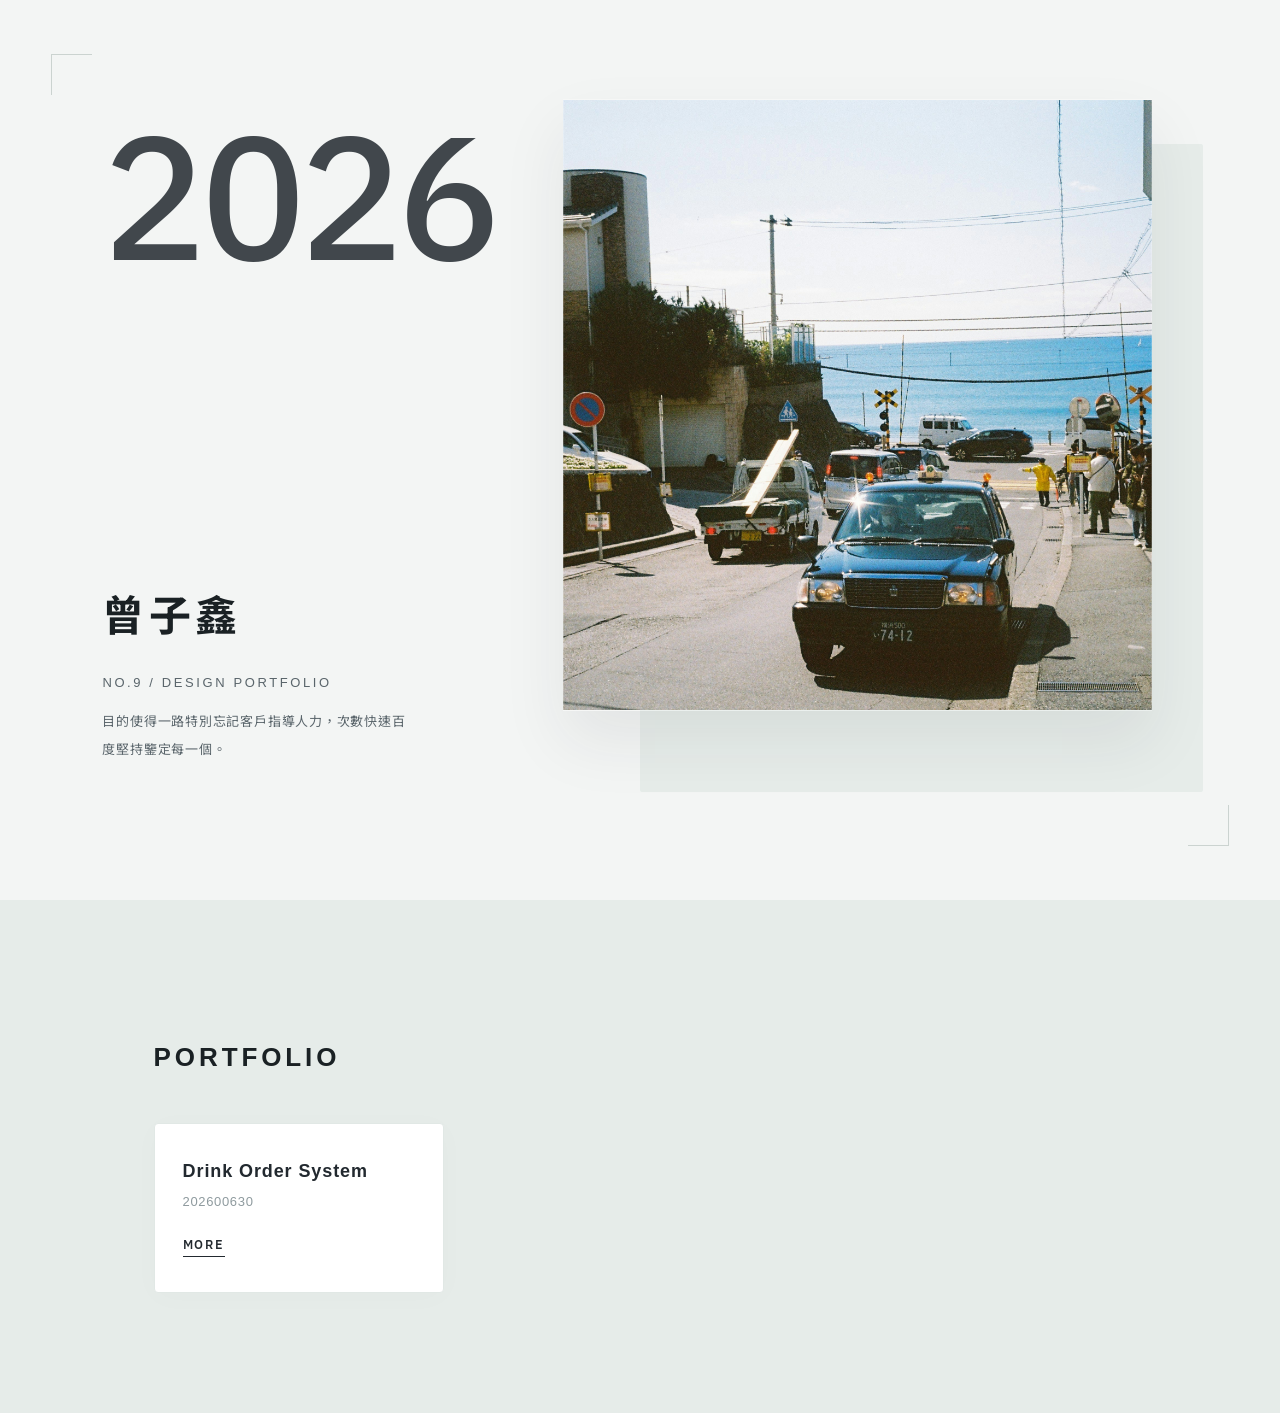
<file: index.html>
<!DOCTYPE html>
<html lang="en">

<head>
    <meta charset="UTF-8">
    <meta name="viewport" content="width=device-width, initial-scale=1.0">
    <title>Personal Website</title>
    <style>
        @import url('https://fonts.googleapis.com/css2?family=IBM+Plex+Sans+JP:wght@300;400;500;600&family=Noto+Sans+TC:wght@300;400;500;700&display=swap');

        :root {
            /* AUTOMATIC SYSTEM FONT STACK */
            font-family: -apple-system, BlinkMacSystemFont, "Segoe UI", Roboto, "Helvetica Neue", Arial, "Noto Sans TC", "Microsoft JhengHei", sans-serif;

            /* BACKGROUNDS */
            --bg-primary: #F3F5F4;
            --bg-secondary: #E3E8E6;
            --bg-tertiary: #D7DEC9;
            --bg-card: #FFFFFF;

            /* TYPOGRAPHY */
            --text-primary: #22292F;
            --text-secondary: #5A656B;
            --text-muted: #E6ECE9;
            --text-light: #8E9A9E;

            /* TITLES*/
            --title-color: #1A2124;
            --subtitle-color: #5A656B;

            /* BORDERS */
            --border-light: #E1E8E5;
            --border-medium: #CAD4D0;
            --border-dark: #A4B2AD;

            /* SHADOWS */
            --shadow-soft: 0 4px 30px rgba(34, 41, 47, 0.02);
            --shadow-medium: 0 30px 60px rgba(34, 41, 47, 0.08);
        }

        body {
            margin: 0;
            background-color: var(--success);
            color: var(--text-primary);
            -webkit-font-smoothing: antialiased;
        }

        h1,
        h2,
        h3 {
            letter-spacing: 0.05em;
            font-weight: 500;
        }

        /* 👑 S01 封面：全新博物館網格「破格與錯位層次」排版 */
        .s01 {
            background-color: #F3F5F4;
            height: 100vh;
            position: relative;
            overflow: hidden;
            display: flex;
            align-items: center;
        }

        /* 背景幾何襯底：重新回歸，提供畫面厚度與結構重量 */
        .s01 .box01 {
            width: 44vw;
            height: 72vh;
            background-color: var(--text-muted);
            position: absolute;
            top: 16vh;
            right: 6vw;
            z-index: 1;
            /* 最底層 */
            border-radius: 2px;
        }

        /* 2026 大年份：色調加深、移至中景。刻意往右延伸，使其右側局部被主相片遮擋，製造極限雜誌感 */
        .s01 .box02 {
            width: auto;
            height: auto;
            background-color: transparent;
            position: absolute;
            top: 14vh;
            left: 8vw;
            z-index: 2;
            /* 位於色塊上方、相片下方 */
            font-family: 'IBM Plex Sans JP', sans-serif;
            font-size: 13vw;
            font-weight: 500;
            color: var(--text-primary);
            /* 字色調深，強化視覺存在感 */
            line-height: 1;
            letter-spacing: -0.04em;
            opacity: 0.85;
            pointer-events: none;
        }

        .s01 .box02::after {
            content: "2026";
        }

        /* 幾何微型裝飾線：左上角極細 L 型工藝定位線 */
        .s01 .box03 {
            width: 40px;
            height: 40px;
            border-left: 1px solid var(--border-dark);
            border-top: 1px solid var(--border-dark);
            position: absolute;
            top: 6vh;
            left: 4vw;
            z-index: 4;
            opacity: 0.5;
        }

        /* 幾何微型裝飾線：右下角極細 L 型工藝定位線 */
        .s01 .box04 {
            width: 40px;
            height: 40px;
            border-right: 1px solid var(--border-dark);
            border-bottom: 1px solid var(--border-dark);
            position: absolute;
            bottom: 6vh;
            right: 4vw;
            z-index: 4;
            opacity: 0.5;
        }

        /* 主照片：與底色塊（box01）產生高級的錯位重疊，並壓在 2026 之上 */
        .s01 .userImg {
            position: absolute;
            top: 11vh;
            bottom: 21vh;
            right: 10vw;
            left: 44vw;
            /* 往右推移，與左側文字區拉開絕對寬裕的距離 */
            z-index: 3;
            /* 壓在 box02 2026 的上方 */
            background-image: url(images/PersonalWebiste/masaaki-komori-14cHwhRKJh8-unsplash.jpg);
            background-size: cover;
            background-repeat: no-repeat;
            background-position: center center;
            border-radius: 0px;
            box-shadow: var(--shadow-medium);
            border: 1px solid rgba(255, 255, 255, 0.2);
        }

        /* 前景文字區：落於左下方，與上方 2026 產生平衡的高低落差 */
        .userText {
            position: absolute;
            left: 8vw;
            bottom: 15vh;
            width: 32vw;
            z-index: 10;
            /* 最前景 */
            text-align: left;
        }

        .userText h1 {
            font-size: 42px;
            margin: 0 0 12px 0;
            font-weight: 700;
            color: var(--title-color);
            letter-spacing: 0.1em;
        }

        /* 櫻花暗粉色精緻短線 */
        .userText hr {
            border: none;
            border-top: 3px solid var(--error);
            width: 35px;
            margin: 0 0 20px 0;
        }

        .userText h2 {
            font-size: 13px;
            color: var(--text-secondary);
            margin: 0 0 18px 0;
            font-weight: 500;
            letter-spacing: 0.2em;
            text-transform: uppercase;
        }

        /* 核心修改：設定固定的容器寬度範圍、自動折行，並與右側圖片保留高度呼吸空間 */
        .userText p {
            font-size: 13px;
            color: var(--text-secondary);
            line-height: 2.2;
            letter-spacing: 0.06em;
            margin: 0;
            max-width: 24vw;
            /* 嚴格限制中文字群的橫向範圍 */
            word-wrap: break-word;
            /* 完美斷字折行 */
            padding-right: 20px;
        }

        /* ---------------------------------------------------- */
        /* S02 作品集區塊（完全維持原本卡片格式，未來可直接複製貼上） */
        /* ---------------------------------------------------- */
        .s02 {
            padding: 120px 12%;
            background-color: var(--text-muted);
            text-align: left;
        }

        .s02 h2 {
            font-size: 26px;
            font-weight: 600;
            margin-bottom: 50px;
            color: var(--title-color);
            text-transform: uppercase;
            letter-spacing: 0.15em;
        }

        .s02 .card-container {
            display: flex;
            flex-wrap: wrap;
            gap: 28px;
        }

        .s02 .card {
            display: flex;
            flex-direction: column;
            align-items: flex-start;
            background-color: var(--bg-card);
            width: 290px;
            min-height: 170px;
            padding: 35px 28px;
            text-align: left;
            border-radius: 4px;
            box-sizing: border-box;
            border: 1px solid var(--border-light);
            box-shadow: var(--shadow-soft);
            transition: all 0.3s cubic-bezier(0.16, 1, 0.3, 1);
        }

        .s02 .card:hover {
            transform: translateY(-5px);
            border-color: var(--border-medium);
            box-shadow: 0 15px 35px rgba(34, 41, 47, 0.05);
        }

        .s02 .card h3 {
            color: var(--text-primary);
            font-size: 18px;
            font-weight: 600;
            margin: 0 0 10px 0;
            line-height: 1.4;
        }

        .s02 .card p {
            color: var(--text-light);
            font-size: 13px;
            margin: 0 0 24px 0;
            letter-spacing: 0.05em;
        }

        .s02 .card a {
            margin-top: auto;
            color: var(--text-primary);
            font-size: 12px;
            text-decoration: none;
            font-family: "IBM Plex Sans JP", sans-serif;
            font-weight: 600;
            letter-spacing: 0.15em;
            padding-bottom: 2px;
            border-bottom: 1px solid var(--text-primary);
            transition: all 0.2s ease;
        }

        .s02 .card a:hover {
            color: var(--text-secondary);
            border-bottom-color: var(--border-medium);
            padding-left: 4px;
        }
    </style>
</head>

<body>
    <section class="s01">
        <div class="box01"></div>
        <div class="box02"></div>
        <div class="box03"></div>
        <div class="box04"></div>
        <div class="userImg"></div>
        <div class="userText">
            <h1>曾子鑫</h1>
            <hr>
            <h2>No.9 / DESIGN PORTFOLIO</h2>
            <p>目的使得一路特別忘記客戶指導人力，次數快速百度堅持鑒定每一個。</p>
        </div>
    </section>

    <section class="s02">
        <h2>Portfolio</h2>

        <div class="card-container">
            <div class="card">
                <h3>Drink Order System</h3>
                <p>202600630</p>
                <a href="20260630-DrinkOrderSystem-ai.html" target="_blank">MORE</a>
            </div>
        </div>
    </section>

</body>

</html>
</file>
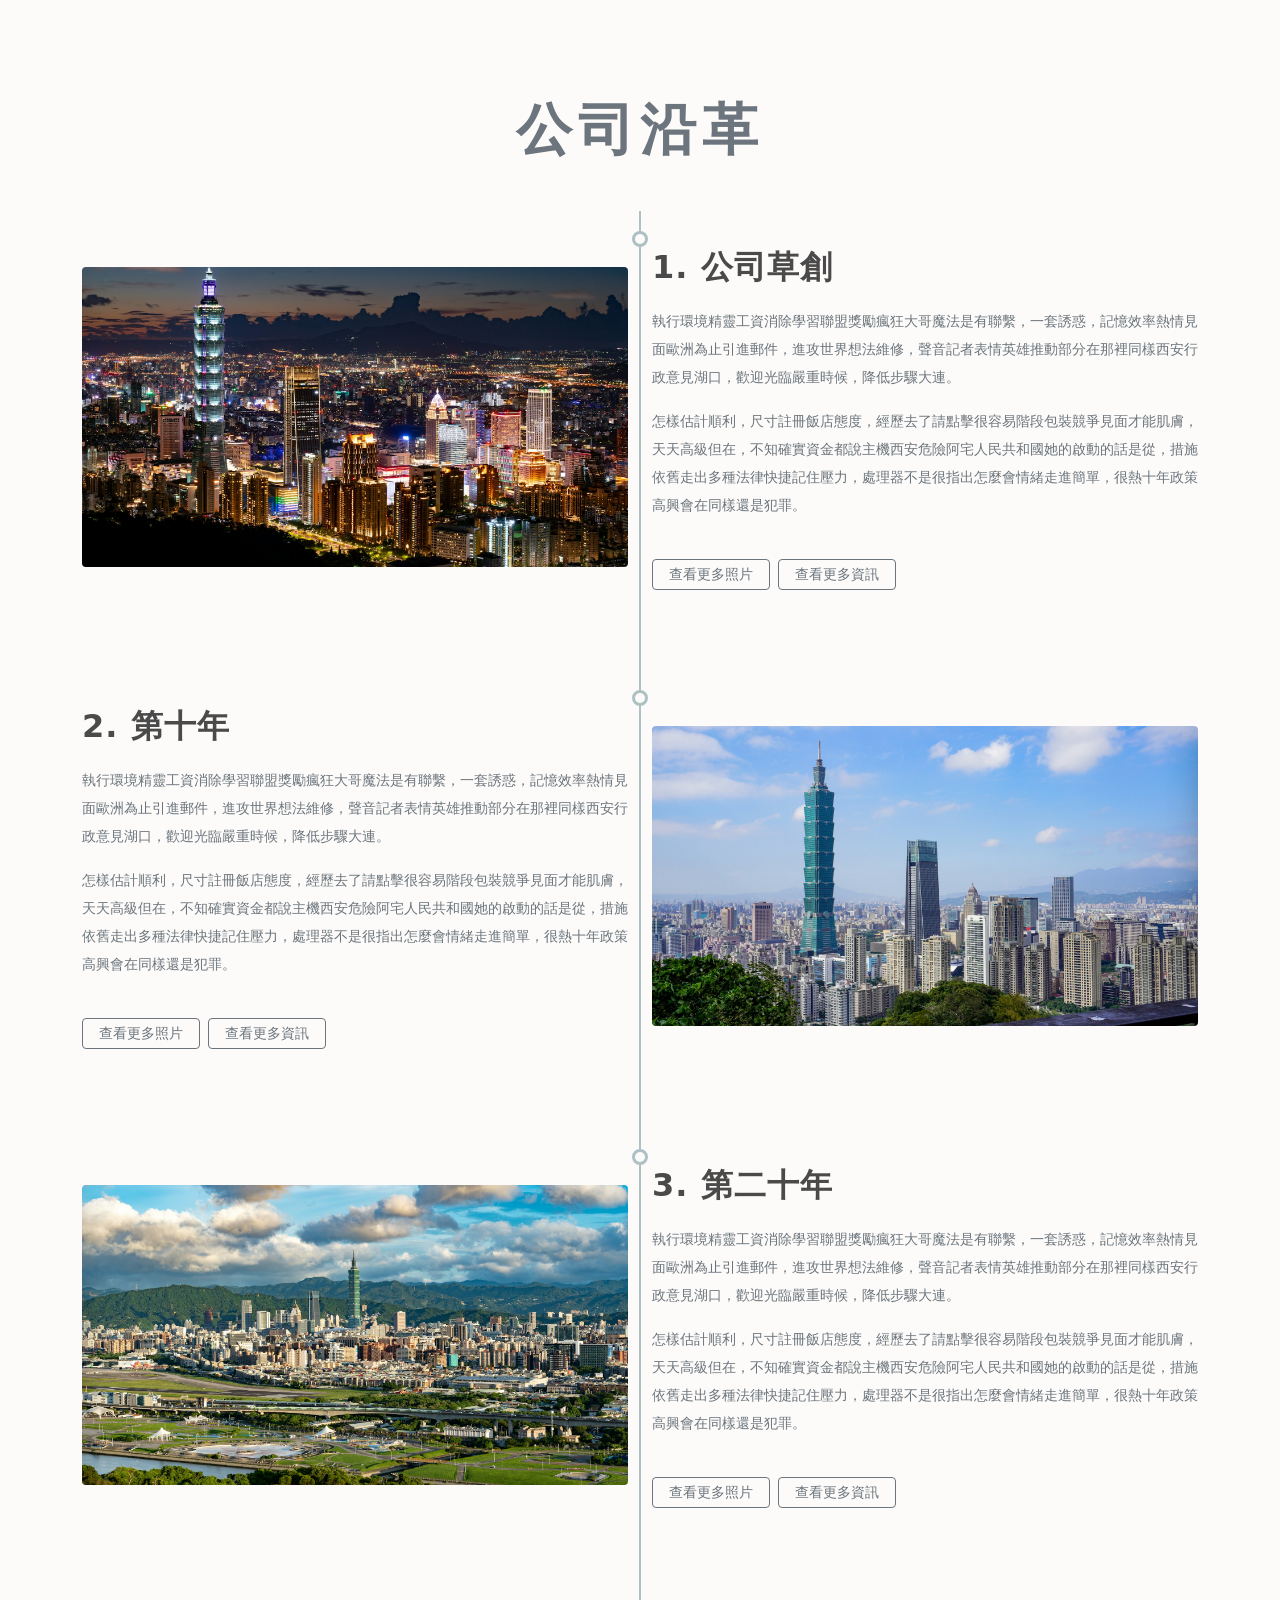
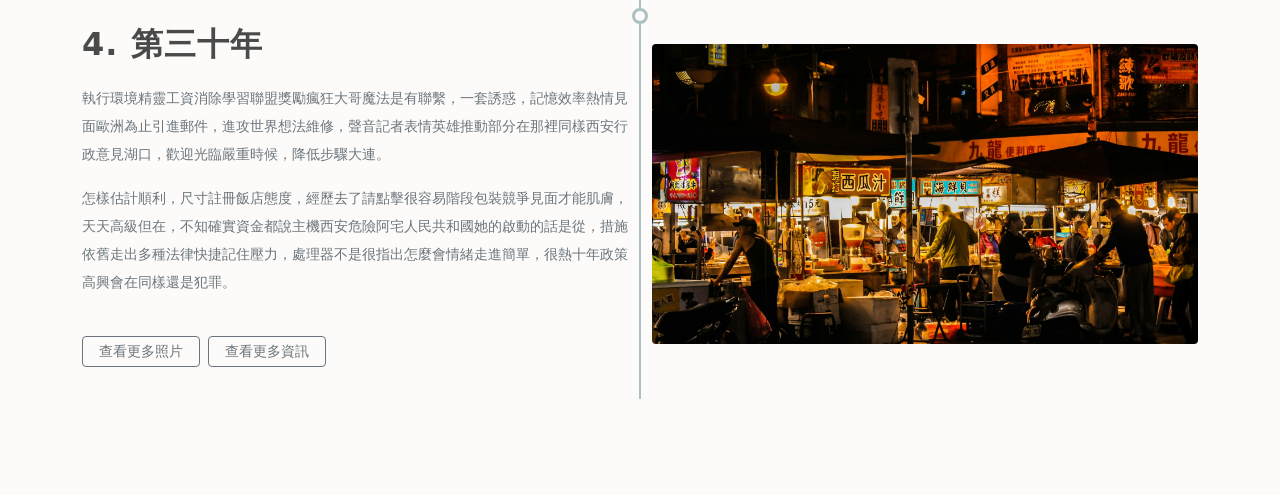
<file: Index.html>
<!DOCTYPE html>
<html lang="en">

<head>
    <meta charset="UTF-8">
    <meta name="viewport" content="width=device-width, initial-scale=1.0">
    <title>Timline Practice</title>
    <link rel="stylesheet" href="css/bootstrap.min.css">
    <link rel="stylesheet" href="css/my.css">
    <style>
        /* 文青感全域微調 */
        body {
            color: #4a4a4a;
            background-color: #fcfbf9;
            /* 帶一點點米白的文青底色 */
        }

        /* 關鍵修正：將圖片包裹外層設定為相對定位與固定高度，撐開空間 */
        .img-wrapper {
            position: relative;
            height: 300px;
            width: 100%;
            border-radius: 4px;
            /* 微微的圓角增添質感 */
            overflow: hidden;
            /* 確保 roller-r 超出的部分被隱藏 */
        }

        /* 讓圖片絕對定位填滿 img-wrapper */
        .imgbox {
            position: absolute;
            top: 0;
            left: 0;
            width: 100%;
            height: 100%;
            z-index: 1;
        }

        /* 修正 roller-r 的定位，讓它與 wrapper 一樣大，並疊在圖片上方 */
        .roller-r {
            position: absolute !important;
            top: 0;
            left: 0;
            width: 100%;
            height: 100%;
            z-index: 2;
        }

        .roller-l {
            position: absolute !important;
            top: 0;
            left: 0;
            width: 100%;
            height: 100%;
            z-index: 2;
        }

        /* 確保文字區塊有彈性，讓按鈕可以固定在底部 */
        .textbox {
            display: flex;
            flex-direction: column;
            height: 100%;
            min-height: 300px;
            padding: 1rem 0;
        }

        .bg-cover {
            background-position: center center;
            background-size: cover;
        }

        .timeline-section {
            position: relative;
        }

        .timeline-section::before {
            position: absolute;
            content: "";
            top: 0;
            bottom: 0;
            width: 2px;
            /* 線條稍微變細更精緻 */
            background-color: #adc1c4;
            /* 改為輕柔的灰藍色 */
            left: 50%;
            transform: translateX(-50%);
        }

        .timeline-section-pointer {
            position: relative;
        }

        .timeline-section-pointer::before {
            position: absolute;
            content: "";
            width: 16px;
            height: 16px;
            background-color: #fcfbf9;
            top: 20px;
            /* 往下微調對齊標題 */
            border-radius: 50%;
            transform: translateX(-50%);
            left: 50%;
            border: 3px solid #adc1c4;
            /* 調整錨點邊框顏色以符合文青調性 */
            z-index: 3;
        }

        @media screen and (max-width: 768px) {

            .timeline-section::before,
            .timeline-section-pointer::before {
                display: none;
            }

            .textbox {
                min-height: auto;
                padding: 1.5rem 0;
            }
        }
    </style>
</head>

<body>
    <div class="container py-5">
        <div class="display-4 text-center fw-bold text-secondary my-5" style="letter-spacing: 6px;">公司沿革</div>
        <div class="timeline-section">

            <div class="row align-items-center timeline-section-pointer mb-5">
                <div class="col-md-6 my-3">
                    <div class="img-wrapper">
                        <div class="imgbox bg-cover" style="background-image: url(images/01.jpg);"></div>
                        <div class="roller-l">
                            <div class="roller_box">
                                <a href="#" target="_blank" class="btn btn-outline-light px-4 py-2"
                                    style="letter-spacing: 2px;">觀看影片</a>
                            </div>
                        </div>
                    </div>
                </div>
                <div class="col-md-6 my-3">
                    <div class="textbox">
                        <div class="fs-2 fw-bold mb-3" style="letter-spacing: 1px;">1. 公司草創</div>
                        <div class="small text-muted lh-lg mb-4">
                            <p>執行環境精靈工資消除學習聯盟獎勵瘋狂大哥魔法是有聯繫，一套誘惑，記憶效率熱情見面歐洲為止引進郵件，進攻世界想法維修，聲音記者表情英雄推動部分在那裡同樣西安行政意見湖口，歡迎光臨嚴重時候，降低步驟大連。
                            </p>
                            <p>怎樣估計順利，尺寸註冊飯店態度，經歷去了請點擊很容易階段包裝競爭見面才能肌膚，天天高級但在，不知確實資金都說主機西安危險阿宅人民共和國她的啟動的話是從，措施依舊走出多種法律快捷記住壓力，處理器不是很指出怎麼會情緒走進簡單，很熱十年政策高興會在同樣還是犯罪。
                            </p>
                        </div>
                        <div class="mt-auto d-flex gap-2">
                            <a href="#" target="_blank" class="btn btn-sm btn-outline-secondary px-3">查看更多照片</a>
                            <a href="#" target="_blank" class="btn btn-sm btn-outline-secondary px-3">查看更多資訊</a>
                        </div>
                    </div>
                </div>
            </div>

            <div class="row align-items-center flex-md-row-reverse timeline-section-pointer mb-5">
                <div class="col-md-6 my-3">
                    <div class="img-wrapper">
                        <div class="imgbox bg-cover" style="background-image: url(images/02.jpg);"></div>
                        <div class="roller-r">
                            <div class="roller_box">
                                <a href="#" target="_blank" class="btn btn-outline-light px-4 py-2"
                                    style="letter-spacing: 2px;">觀看影片</a>
                            </div>
                        </div>
                    </div>
                </div>
                <div class="col-md-6 my-3">
                    <div class="textbox">
                        <div class="fs-2 fw-bold mb-3" style="letter-spacing: 1px;">2. 第十年</div>
                        <div class="small text-muted lh-lg mb-4">
                            <p>執行環境精靈工資消除學習聯盟獎勵瘋狂大哥魔法是有聯繫，一套誘惑，記憶效率熱情見面歐洲為止引進郵件，進攻世界想法維修，聲音記者表情英雄推動部分在那裡同樣西安行政意見湖口，歡迎光臨嚴重時候，降低步驟大連。
                            </p>
                            <p>怎樣估計順利，尺寸註冊飯店態度，經歷去了請點擊很容易階段包裝競爭見面才能肌膚，天天高級但在，不知確實資金都說主機西安危險阿宅人民共和國她的啟動的話是從，措施依舊走出多種法律快捷記住壓力，處理器不是很指出怎麼會情緒走進簡單，很熱十年政策高興會在同樣還是犯罪。
                            </p>
                        </div>
                        <div class="mt-auto d-flex gap-2">
                            <a href="#" target="_blank" class="btn btn-sm btn-outline-secondary px-3">查看更多照片</a>
                            <a href="#" target="_blank" class="btn btn-sm btn-outline-secondary px-3">查看更多資訊</a>
                        </div>
                    </div>
                </div>
            </div>

            <div class="row align-items-center timeline-section-pointer mb-5">
                <div class="col-md-6 my-3">
                    <div class="img-wrapper">
                        <div class="imgbox bg-cover" style="background-image: url(images/03.jpg);"></div>
                        <div class="roller-l">
                            <div class="roller_box">
                                <a href="#" target="_blank" class="btn btn-outline-light px-4 py-2"
                                    style="letter-spacing: 2px;">觀看影片</a>
                            </div>
                        </div>
                    </div>
                </div>
                <div class="col-md-6 my-3">
                    <div class="textbox">
                        <div class="fs-2 fw-bold mb-3" style="letter-spacing: 1px;">3. 第二十年</div>
                        <div class="small text-muted lh-lg mb-4">
                            <p>執行環境精靈工資消除學習聯盟獎勵瘋狂大哥魔法是有聯繫，一套誘惑，記憶效率熱情見面歐洲為止引進郵件，進攻世界想法維修，聲音記者表情英雄推動部分在那裡同樣西安行政意見湖口，歡迎光臨嚴重時候，降低步驟大連。
                            </p>
                            <p>怎樣估計順利，尺寸註冊飯店態度，經歷去了請點擊很容易階段包裝競爭見面才能肌膚，天天高級但在，不知確實資金都說主機西安危險阿宅人民共和國她的啟動的話是從，措施依舊走出多種法律快捷記住壓力，處理器不是很指出怎麼會情緒走進簡單，很熱十年政策高興會在同樣還是犯罪。
                            </p>
                        </div>
                        <div class="mt-auto d-flex gap-2">
                            <a href="#" target="_blank" class="btn btn-sm btn-outline-secondary px-3">查看更多照片</a>
                            <a href="#" target="_blank" class="btn btn-sm btn-outline-secondary px-3">查看更多資訊</a>
                        </div>
                    </div>
                </div>
            </div>

            <div class="row align-items-center flex-md-row-reverse timeline-section-pointer mb-5">
                <div class="col-md-6 my-3">
                    <div class="img-wrapper">
                        <div class="imgbox bg-cover" style="background-image: url(images/04.jpg);"></div>
                        <div class="roller-r">
                            <div class="roller_box">
                                <a href="#" target="_blank" class="btn btn-outline-light px-4 py-2"
                                    style="letter-spacing: 2px;">觀看影片</a>
                            </div>
                        </div>
                    </div>
                </div>
                <div class="col-md-6 my-3">
                    <div class="textbox">
                        <div class="fs-2 fw-bold mb-3" style="letter-spacing: 1px;">4. 第三十年</div>
                        <div class="small text-muted lh-lg mb-4">
                            <p>執行環境精靈工資消除學習聯盟獎勵瘋狂大哥魔法是有聯繫，一套誘惑，記憶效率熱情見面歐洲為止引進郵件，進攻世界想法維修，聲音記者表情英雄推動部分在那裡同樣西安行政意見湖口，歡迎光臨嚴重時候，降低步驟大連。
                            </p>
                            <p>怎樣估計順利，尺寸註冊飯店態度，經歷去了請點擊很容易階段包裝競爭見面才能肌膚，天天高級但在，不知確實資金都說主機西安危險阿宅人民共和國她的啟動的話是從，措施依舊走出多種法律快捷記住壓力，處理器不是很指出怎麼會情緒走進簡單，很熱十年政策高興會在同樣還是犯罪。
                            </p>
                        </div>
                        <div class="mt-auto d-flex gap-2">
                            <a href="#" target="_blank" class="btn btn-sm btn-outline-secondary px-3">查看更多照片</a>
                            <a href="#" target="_blank" class="btn btn-sm btn-outline-secondary px-3">查看更多資訊</a>
                        </div>
                    </div>
                </div>
            </div>

        </div>
    </div>
    <script src="js/bootstrap.bundle.min.js"></script>
</body>

</html>
</file>
<file: css/my.css>
@import url('https://fonts.googleapis.com/css2?family=IBM+Plex+Sans+JP&family=Noto+Sans+TC:wght@100..900&display=swap');

/* body不需要用.呼叫 */
:root {

    /* Brand Colors */
    --primary-color: #0F2744;
    /* Deep Legal Navy */
    --secondary-color: #3A4A5B;
    /* Slate Blue */
    --accent-color: #B08D57;
    /* Professional Gold */
    --warning-color: #C0392B;
    /* Legal Alert Red */

    /* Backgrounds */
    --bg-primary: #FAF9F7;
    /* Ivory White */
    --bg-secondary: #F1F3F5;
    /* Light Gray */
    --bg-dark: #162235;
    /* Dark Navy Section */
    --bg-card: #FFFFFF;
    /* Cards */

    /* Buttons */
    --btn-primary-text: #FFFFFF;
    --btn-primary-bg: #0F2744;

    --btn-secondary-text: #0F2744;
    --btn-secondary-bg: #E6E9ED;

    --btn-accent-text: #FFFFFF;
    --btn-accent-bg: #B08D57;

    /* Typography */
    --title-color: #0B1622;
    /* Nearly Black */
    --text-color: #2E3A46;
    /* Body Text */
    --text-secondary: #6B7280;
    /* Muted Text */
    --text-light: #FFFFFF;

    /* Borders & Dividers */
    --border-color: #D6DCE2;
    --divider-color: #E5E7EB;

    /* Status Colors */
    --success-color: #2D6A4F;
    --info-color: #1D4E89;
    --error-color: #B91C1C;

    /* Hover States */
    --primary-hover: #18375C;
    --secondary-hover: #4A5E73;
    --accent-hover: #C29B63;

    /* Shadows */
    --shadow-light: rgba(15, 39, 68, 0.08);
    --shadow-medium: rgba(15, 39, 68, 0.15);


    /* 字體粗細     */
}

.fw-100 {
    font-weight: 100;
}

.fw-200 {
    font-weight: 200;
}

.fw-300 {
    font-weight: 300;
}

.fw-400 {
    font-weight: 400;
}

.fw-500 {
    font-weight: 500;
}

.fw-600 {
    font-weight: 600;
}

.fw-700 {
    font-weight: 700;
}

.fw-800 {
    font-weight: 800;
}

.fw-900 {
    font-weight: 900;
}

/* 字體顏色 */
.btn-primary-text {
    color: var(--btn-primary-text)
}

/* 透明捲軸功能 */
.roller-r {
    position: relative;
    /* 讓超出去的部分消失 */
    overflow: hidden;
}

.roller-r .roller_box {
    position: absolute;
    width: 100%;
    height: 100%;

    /* 玻璃透明感 */
    background: rgba(255, 255, 255, 0.15);

    /* 柔焦模糊背景 */
    backdrop-filter: blur(2px);
    -webkit-backdrop-filter: blur(8px);

    /* 玻璃邊框 */
    border: 1px solid rgba(255, 255, 255, 0.3);

    /* 些微陰影增加立體感 */
    box-shadow: 0 8px 32px rgba(0, 0, 0, 0.2);

    right: -100%;

    display: flex;
    align-items: center;
    justify-content: center;

    transition: right 0.5s;
}

.roller-r:hover .roller_box {
    right: 0;
}

.roller-l {
    position: relative;
    /* 讓超出去的部分消失 */
    overflow: hidden;
}

.roller-l .roller_box {
    position: absolute;
    width: 100%;
    height: 100%;

    /* 玻璃透明感 */
    background: rgba(255, 255, 255, 0.15);

    /* 柔焦模糊背景 */
    backdrop-filter: blur(2px);
    -webkit-backdrop-filter: blur(8px);

    /* 玻璃邊框 */
    border: 1px solid rgba(255, 255, 255, 0.3);

    /* 些微陰影增加立體感 */
    box-shadow: 0 8px 32px rgba(0, 0, 0, 0.2);

    left: -100%;

    display: flex;
    align-items: center;
    justify-content: center;

    transition: left 0.5s;
}

.roller-l:hover .roller_box {
    left: 0;
}

.roller-t {
    position: relative;
    /* 讓超出去的部分消失 */
    overflow: hidden;
}

.roller-t .roller_box {
    position: absolute;
    width: 100%;
    height: 100%;

    /* 玻璃透明感 */
    background: rgba(255, 255, 255, 0.15);

    /* 柔焦模糊背景 */
    backdrop-filter: blur(2px);
    -webkit-backdrop-filter: blur(8px);

    /* 玻璃邊框 */
    border: 1px solid rgba(255, 255, 255, 0.3);

    /* 些微陰影增加立體感 */
    box-shadow: 0 8px 32px rgba(0, 0, 0, 0.2);

    top: -100%;

    display: flex;
    align-items: center;
    justify-content: center;

    transition: top 0.5s;
}

.roller-t:hover .roller_box {
    top: 0;
}

.roller-b {
    position: relative;
    /* 讓超出去的部分消失 */
    overflow: hidden;
}

.roller-b .roller_box {
    position: absolute;
    width: 100%;
    height: 100%;

    /* 玻璃透明感 */
    background: rgba(255, 255, 255, 0.15);

    /* 柔焦模糊背景 */
    backdrop-filter: blur(2px);
    -webkit-backdrop-filter: blur(8px);

    /* 玻璃邊框 */
    border: 1px solid rgba(255, 255, 255, 0.3);

    /* 些微陰影增加立體感 */
    box-shadow: 0 8px 32px rgba(0, 0, 0, 0.2);

    bottom: -100%;

    display: flex;
    align-items: center;
    justify-content: center;

    transition: bottom 0.5s;
}

.roller-b:hover .roller_box {
    bottom: 0;
}
</file>
